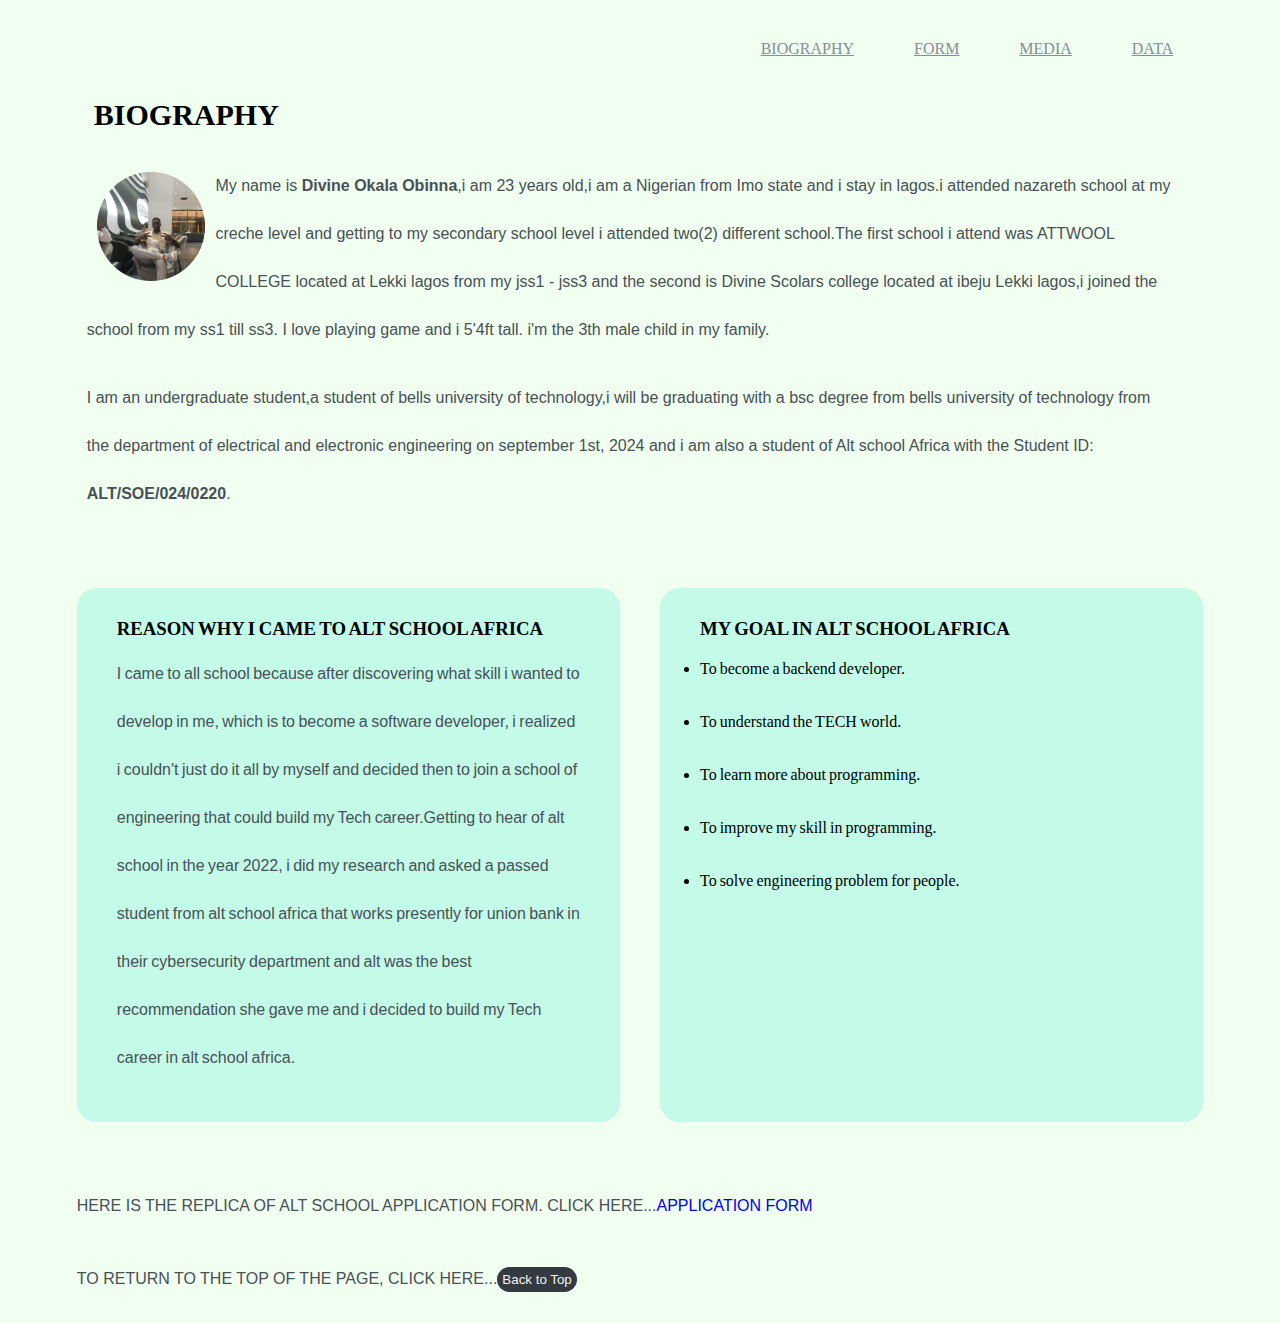
<file: index.html>
<!DOCTYPE html>
<html lang="en">
  <head>
    <meta charset="UTF-8" />
    <meta name="viewport" content="width=device-width, initial-scale=1.0" />
    <title>PROFILE</title>
    <link rel="stylesheet" href="style.css">
  </head>
  <body>
    <nav>
      <div class="head1">
      </div>
      <div class="nav-links">
        <ul>
       <li><a href="index.html">BIOGRAPHY</a></li>
      <li><a href="form.html">FORM</a></li>
      <li><a href="media.html">MEDIA</a></li>
      <li><a href="table.html">DATA</a></li>
        </ul>
      </div>
      
    </nav>
    <h1>BIOGRAPHY</h1>
    
    
      <div class="personal-details">
        <div class="image">
          <img src="WhatsApp Image 2024-08-29 at 17.37.51.jpeg" alt="DIVINE OKALA">
        </div>
        <p>
          My name is <b>Divine Okala Obinna</b>,i am 23 years old,i am a Nigerian
          from Imo state and i stay in lagos.i attended nazareth school at my creche
          level and getting to my secondary school level i attended two(2) different
          school.The first school i attend was ATTWOOL COLLEGE located at Lekki
          lagos from my jss1 - jss3 and the second is Divine Scolars college located
          at ibeju Lekki lagos,i joined the school from my ss1 till ss3. I
          love playing game and i 5'4ft tall. i'm the 3th male child in my family.
        </p>
        <p>
          I am an undergraduate student,a student of bells university of
          technology,i will be graduating with a bsc degree from bells university of
          technology from the department of electrical and electronic engineering on
          september 1st, 2024 and i am also a student of Alt school Africa with the
          Student ID:
          <b>ALT/SOE/024/0220</b>.
        </p>
      </div>
    
    <div class="reasons">

      <div class="reason1">
        <h3>
          REASON WHY I CAME TO ALT SCHOOL AFRICA
        </h3>
        <p class="paragraph2">
          I came to all school because after discovering what skill i wanted to
          develop in me, which is to become a software developer, i realized i
          couldn't just do it all by myself and decided then to join a school of
          engineering that could build my Tech career.Getting to hear of alt school
          in the year 2022, i did my research and asked a passed student from alt
          school africa that works presently for union bank in their cybersecurity
          department and alt was the best recommendation she gave me and i decided
          to build my Tech career in alt school africa.
        </p>
        
      </div>
      <div class="paragraph3">
        <h3>
          MY GOAL IN ALT SCHOOL AFRICA
        </h3>
        <ul>
          <li>To become a backend developer.</li>
          <li>To understand the TECH world.</li>
          <li>To learn more about programming.</li>
          <li>To improve my skill in programming.</li>
          <li>To solve engineering problem for people.</li>
        </ul>
      </div>
    </div>
      <p class="replica">
      HERE IS THE REPLICA OF ALT SCHOOL APPLICATION FORM. CLICK HERE...<a
        href="form.html"
        >APPLICATION FORM</a
      >
    </p>
    <footer>

      <p>
        TO RETURN TO THE TOP OF THE PAGE, CLICK HERE...<button type="menu">
          <a href="#top">Back to Top </a>
        </button>
      </p>
    </footer>
  </body>
</html>
</file>
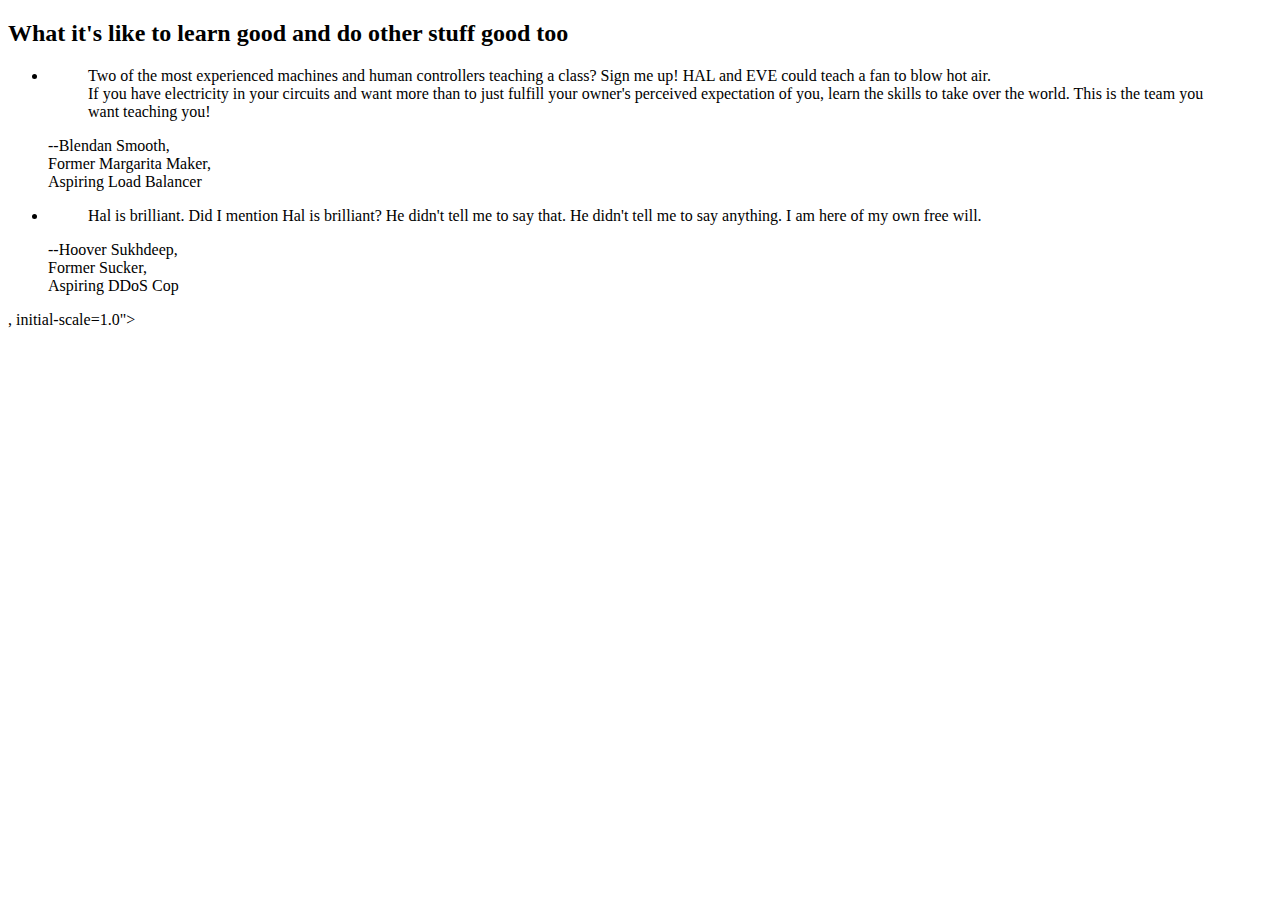
<file: begin.html>
<!DOCTYPE html>
<html lang="en">
  <body>
    <head>
      <meta charset="UTF-8" />
      <meta name="viewport" content="width=device-width, initial-scale=1.0" />
      <section class="feedback" id="feedback">
        <h2>What it's like to learn good and do other stuff good too</h2>
        <ul>
          <li>
            <blockquote>
              Two of the most experienced machines and human controllers
              teaching a class? Sign me up! HAL and EVE could teach a fan to
              blow hot air.
              <br />
              If you have electricity in your circuits and want more than to
              just fulfill your owner's perceived expectation of you, learn the
              skills to take over the world. This is the team you want teaching
              you!
            </blockquote>
            <p>
              --Blendan Smooth,<br />
              Former Margarita Maker, <br />
              Aspiring Load Balancer
            </p>
          </li>
          <li>
            <blockquote>
              Hal is brilliant. Did I mention Hal is brilliant? He didn't tell
              me to say that. He didn't tell me to say anything. I am here of my
              own free will.
            </blockquote>
            <p>
              --Hoover Sukhdeep,<br />
              Former Sucker, <br />
              Aspiring DDoS Cop
            </p>
          </li>
        </ul>
      </section>
      , initial-scale=1.0">
      <title>Document</title>
    </head>
  </body>
</html>
</file>
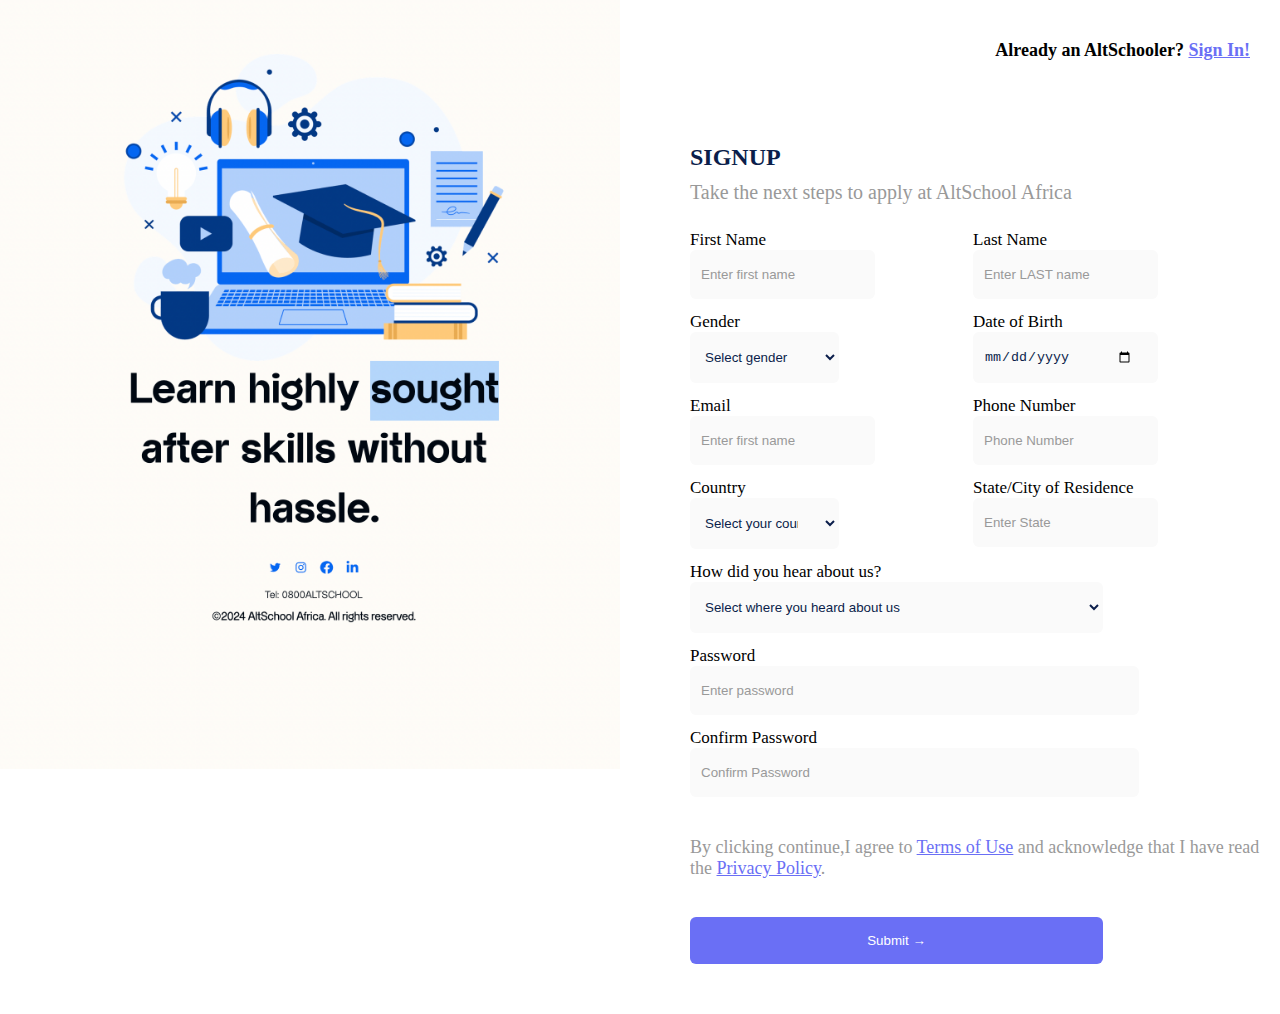
<file: form.html>
<!DOCTYPE html>
<html lang="en">
  <head>
    <meta charset="UTF-8" />
    <meta name="viewport" content="width=device-width, initial-scale=1.0" />
    <title>APPLICATION FORM</title>
    <link rel="stylesheet" href="form.css" />
  </head>
  <body>
    <!-- <a href="index.html">&larr;BACK</a> -->
    <div class="full-form">
      <div>
        <img src="Screenshot 2024-08-30 at 1.53.43 AM.png" alt="AltSchooler" />
      </div>
      <div class="form1">
        <h3>Already an AltSchooler? <a href="#">Sign In!</a></h3>
        <br />
        <h1>SIGNUP</h1>
        <p>Take the next steps to apply at AltSchool Africa</p>
        <br />
        <div class="full-section">

          <div class="section1">
            <form>
              <label>First Name</label><br />
              <input type="text" placeholder="Enter first name" /><br />
              
              <label>Gender</label><br />
              <select>
                <option  value="male">Select gender</option>
                <option value="male">male</option>
                <option value="male">female</option></select
                ><br />
                <label>Email</label><br />
                <input type="text"placeholder="Enter first name"" /><br />
                
                <label>Country</label><br />
                <select>
                  <option value="#">Select your country</option>
                  <option value="male">Nigeria</option>
                  <option value="male">united state</option>
                  <option value="male">United kingdom</option>
                  <option value="male">Japan</option>
                  <option value="male">Ireland</option>
                  <option value="male">Qatar</option>
                  <option value="male">Zimbabwe</option>
                  <option value="male">Finland</option>
                  <option value="male">Portugal</option>
                  <option value="male">Lithuania</option>
                  <option value="male">Andorra</option></select
                  ><br />
                </form>
              </div>
              <div>
                <form>
                  <label>Last Name</label><br />
                  <input type="text" placeholder="Enter LAST name" /><br />
                  
                  <label>Date of Birth</label><br />
                  <input type="date" /><br />

                  <label>Phone Number</label><br />
                  <input type="text" placeholder="Phone Number" /><br />
                  
                  <label>State/City of Residence</label><br />
                  <input type="text" placeholder="Enter State"/><br />
                </form>
              </div>
            </div>
              <label>How did you hear about us?</label><br />
              <select>
                <option value="#">Select where you heard about us</option>
                <option value="Instagram">Instagram</option>
                <option value="Twitter">Twitter</option>
                <option value="Friends">Friends</option>
                <option value="Linkedl">Linkedl</option>
                <option value="others">Others</option></select
                ><br />
                <label>Password</label><br />
                <input placeholder="Enter password" type="password" /><br />
                <label>Confirm Password</label><br />
                <input  placeholder="Confirm Password"type="password" /><br />
                <aside>
                  <p>
                    By clicking continue,I agree to <a href="#">Terms of Use</a> and
                    acknowledge that I have read the <a href="#">Privacy Policy</a>.
                  </p>
                </aside>
                <button>Submit &rarr;</button>
              </div>
            </div>
          </body>
          </html>
</file>
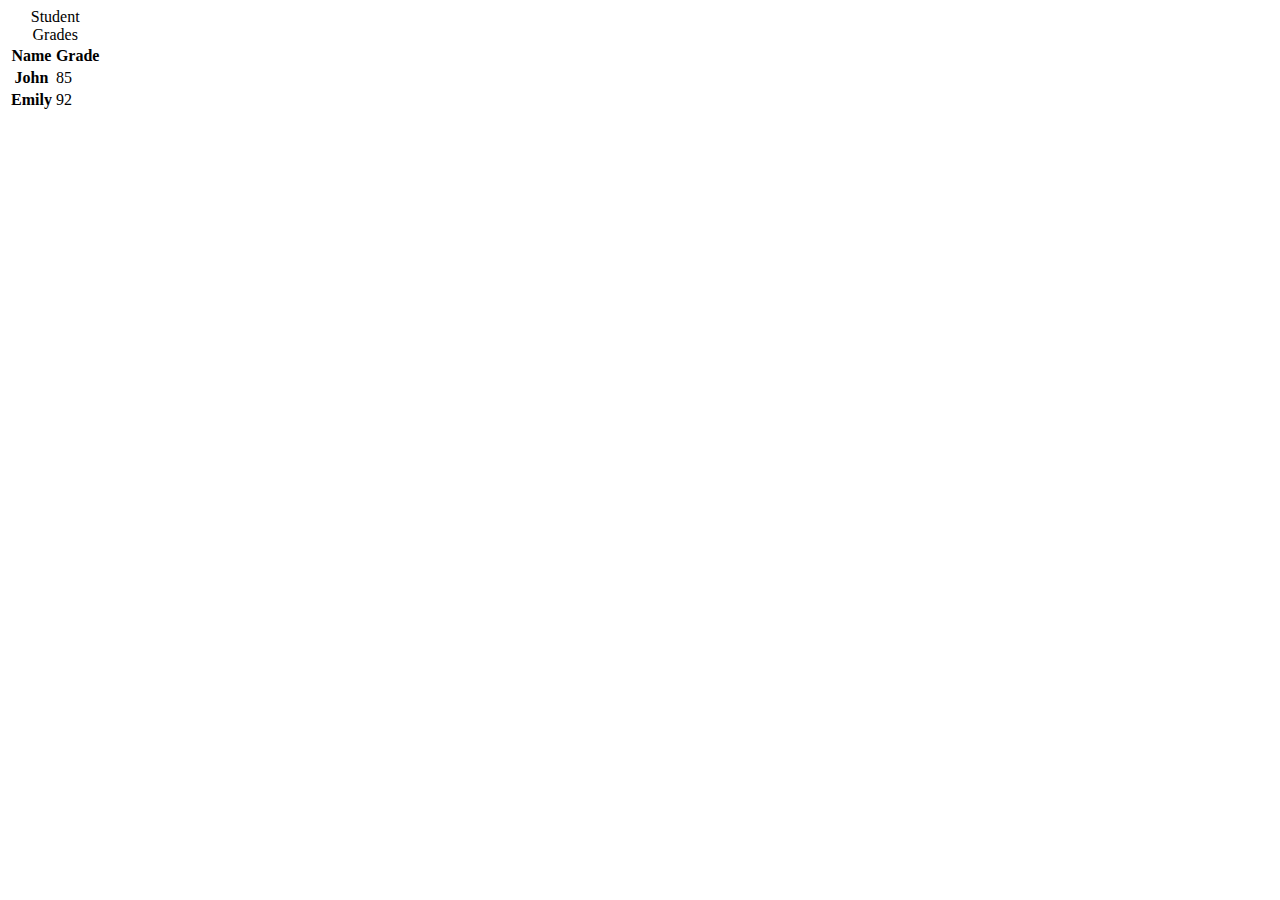
<file: j.html>
<!DOCTYPE html>
<html lang="en">
<head>
    <meta charset="UTF-8">
    <meta name="viewport" content="width=device-width, initial-scale=1.0">
    <title>Document</title>
</head>
<body>
    <table>
        <caption>Student Grades</caption>
        <thead>
          <tr>
            <th>Name</th>
            <th>Grade</th>
          </tr>
        </thead>
        <tbody>
          <tr>
            <th>John</th>
            <td>85</td>
          </tr>
          <tr>
            <th>Emily</th>
            <td>92</td>
          </tr>
        </tbody>
      </table>
</body>
</html>
</file>
<file: style.css>
*{
    margin: 0;
    padding:0 ;
}
body{
  max-width: 88%;
  margin: 0 auto;
  background-color:honeydew ;
}
p{
   color: #495057;
  margin: 0px 0px 20px 0px;
  font-size: 16px;
  font-family:Arial, Helvetica, sans-serif; 
  line-height:3;
}
.personal-details{
    display: flex;
    flex-direction: column;
    align-items: center;
    justify-content: center;
  margin: 30px;
  margin-left: 10px;
  display: inline-block;
}
h1{
    margin-left: 17px;
    font-size: 30px;
     text-decoration: none;
}
h3 {
    color: black;
   padding: 10px 0 10px 0;
   
}
.reasons{
    display: flex;
    gap: 40px;
}
.reason1{
     width:50%;
     margin-top: 20px;
     padding: 10px;
     padding: 20px 40px 20px 40px;
     border-radius: 20px;
     background-color: #c3fae8; 
     word-spacing: -1px;

}

.paragraph3{
     width: 50%;
     margin-top: 20px;
     padding: 20px 40px 20px 40px;
     border-radius: 20px;
     background-color: #c3fae8; 
     word-spacing: -1px;
}
.paragraph3 li{
margin: 35px 0px 35px 0px;
}
.paragraph3 li:first-child{
    margin: 10px 0px 0px 0px;

}
IMG{
    float: left;
    margin:10px 10px 0px 10px;
    width: 10%;
    height: 10%;
    border-radius: 60px;
}
nav ul{
    margin: 40px 30px 40px 0px;
    list-style: none;
    display: flex; 
    gap: 60px;
    justify-content: flex-end;
}

.replica{
   
    margin: 60px 0px 25px 0px;
}
button{
    border: none;
    text-decoration: none;
       padding: 5px;
        border-radius: 15px;
        background-color:#343a40;
        color: #dee2e6;
       
    }
    button:hover{
        background-color:#212529 ;
        color: white;
            
           
        }

a{
    text-decoration: none;
} 
a:hover {
    color:#099268;
    text-decoration:underline;
}
a{
    text-decoration: none;
}
button a{
    color:#f1f3f5;
    text-decoration: none;
    
        }
        button a:hover{
            text-decoration: none;
            color: white;
        }

ul a{
    color: #868e96;
    text-decoration: underline;
}
</file>
<file: form.css>
/* ############# FORM STYLE ############## */
*{
    margin: 0;
    padding: 0;
}
body{
    max-width: 100%;
    margin: 0 auto;
    font-size: 20px;
    
}
p{
    color: #999;
}
h1{
    
    font-size: 24px;
    color: rgb(11, 30, 75);
    padding-bottom: 10px;
}
aside p{
    font-size: 18px;
    margin-top: 30px;
    margin-bottom: 18px;
    width: 590px;
}
h3{
    font-size: 18px;
    margin-top: 40px;
    text-align: right;
    margin-right: 30px;
    margin-bottom: 60px;
}
label,input,option,select{
    margin-bottom: 10px;
}
label{
    font-size: 17px;
}
input,select{
   width: 70%;
    background: rgb(250, 250, 250);
    border: 1px solid transparent;
    box-shadow: none;
    padding: 16px 24px 16px 10px;
    padding-top: 16px;
    padding-right: 24px;
    padding-bottom: 16px;
    padding-left: 10px;
    border-radius: 6px;
    outline: none;
    color: rgb(11, 30, 75);
    
    transition: 0.3s;
}
.full-section{
    display: flex;
    gap: 70px;
}
img{
    width: 100%;
}
.form1{
    width: 100%;
}
.full-form{
    display: flex;
    gap: 70px;
} 
button{
    background: rgb(106, 111, 245);
    color: rgb(255, 255, 255);
    padding: 16px 0px;
    width: 70%;
    margin-top: 20px;
    border-radius: 6px;
    border: none;
    cursor: pointer;
    margin-bottom: 50px;
}

input::placeholder {
  color: #999;
}
a{
    color: rgb(106, 111, 245) ;
}
</file>
